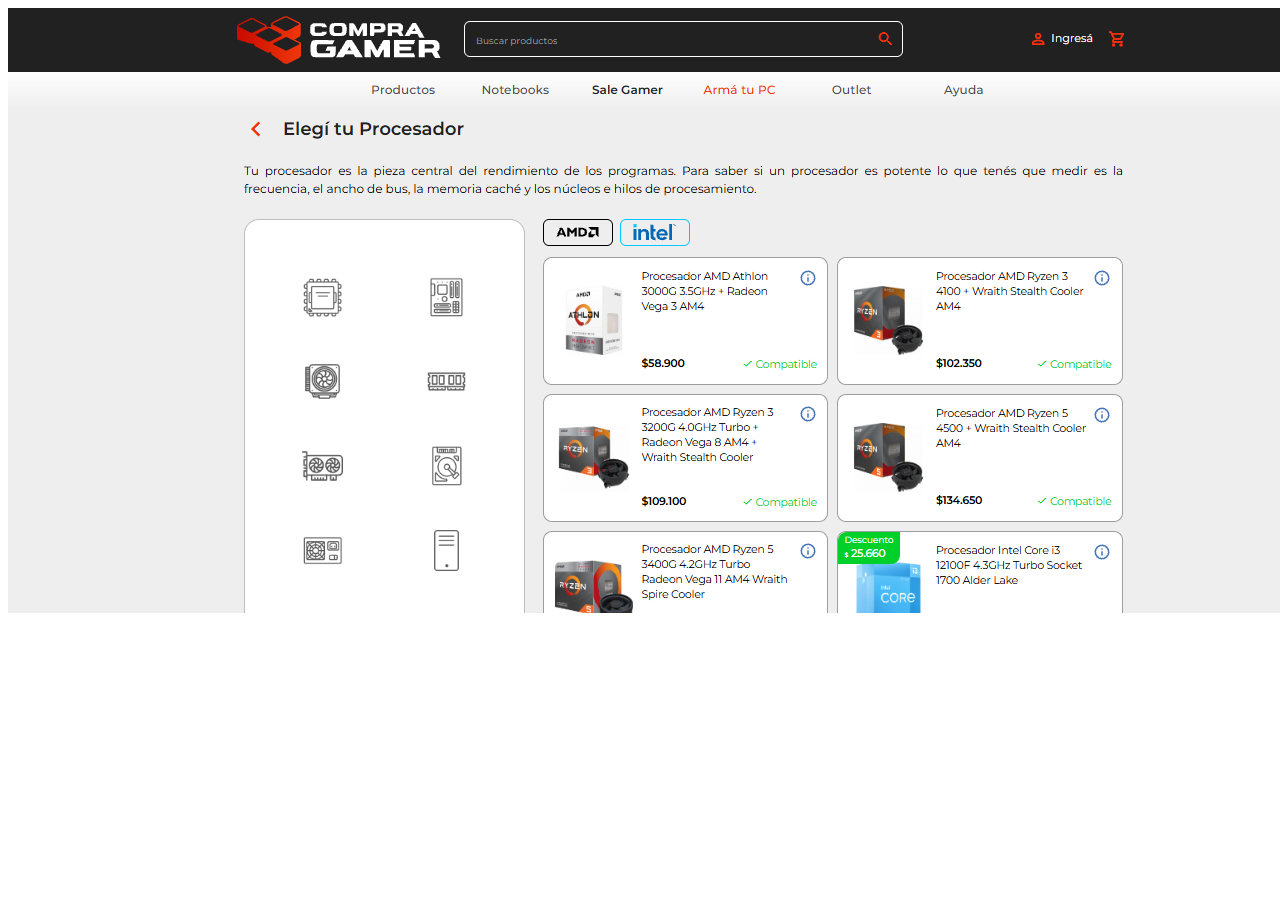
<file: armatupc.html>
<!DOCTYPE html>
<html lang="en">
<head>
    <meta charset="UTF-8">
    <meta name="viewport" content="width=device-width, initial-scale=1.0">
    <title>COMPRA GAMER</title>
</head>
<body>
    
    <div class="armatupc">
        <img src="armatupc.png" alt="arma tu pc">
    </div> 
    
</body>
</html>
</file>
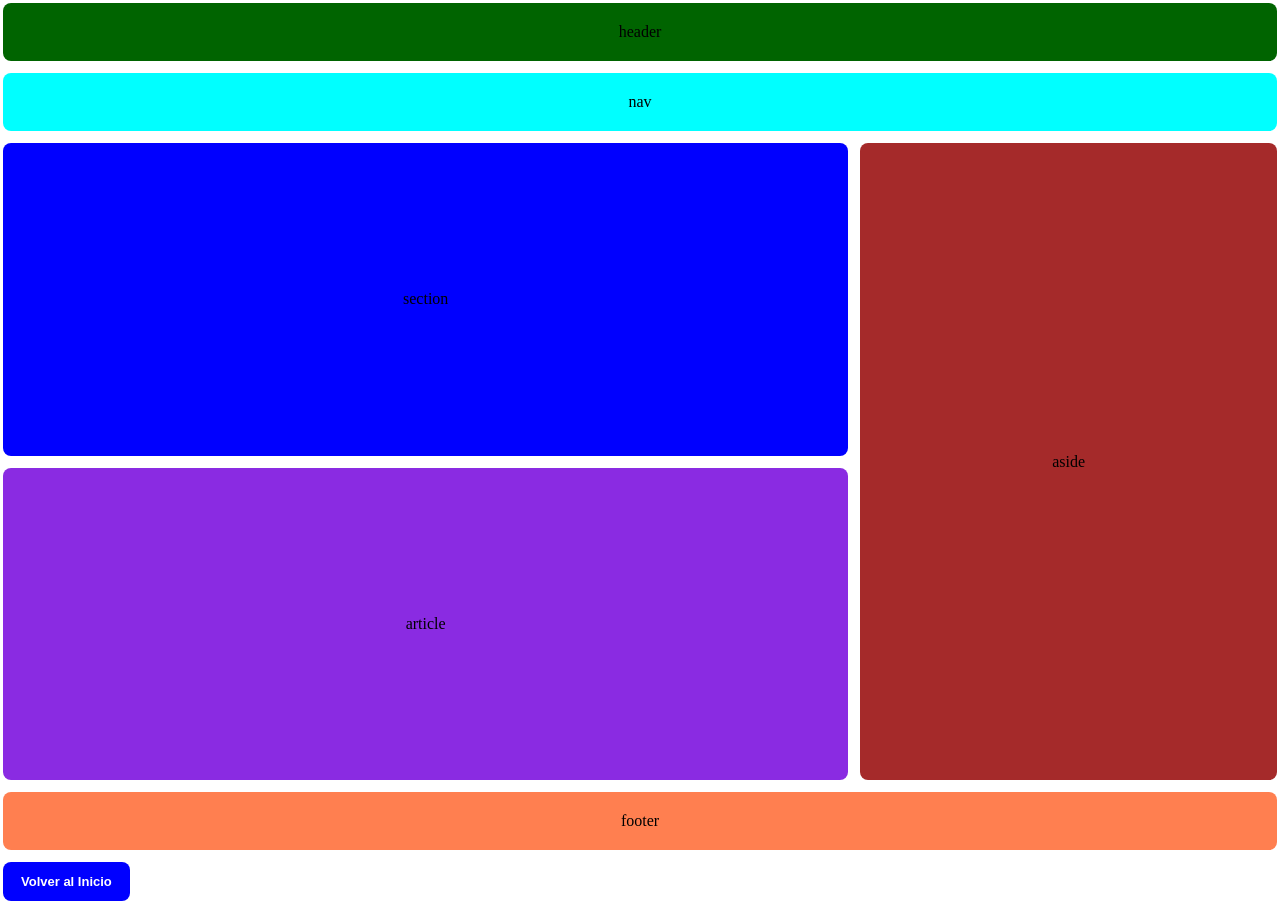
<file: pagina.html>
<!DOCTYPE html>
<html lang="en">
<head>
    <meta charset="UTF-8">
    <meta name="viewport" content="width=device-width, initial-scale=1.0">
    <title>Document</title>
    <link rel="stylesheet" href="pagina.css">
</head>
<body>
    <header>header</header>
    <nav>nav</nav>
    <section>section</section>
    <article>article</article>
    <aside>aside</aside>
    <footer>footer</footer>
    <a href="../index.html" class="btn"><button>Volver al Inicio</button></a>
    
</body>
</html>
</file>
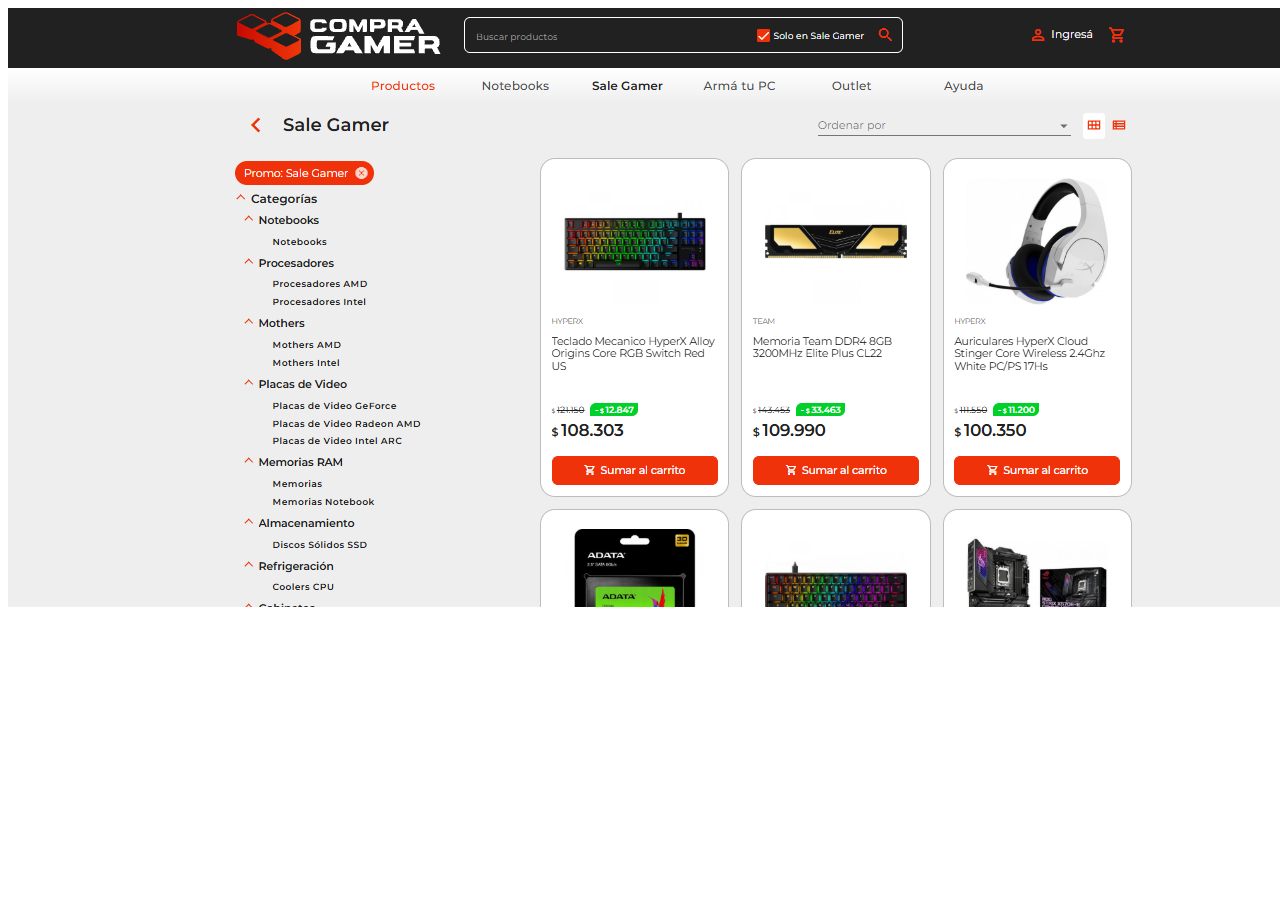
<file: salagamer.html>
<!DOCTYPE html>
<html lang="en">
<head>
    <meta charset="UTF-8">
    <meta name="viewport" content="width=device-width, initial-scale=1.0">
    <title>COMPRA GAMER</title>
</head>
<body>
    <div class="salagamer">
        <img src="salagamer.png" alt="sala gamer">
    </div>
    
</body>
</html>
</file>
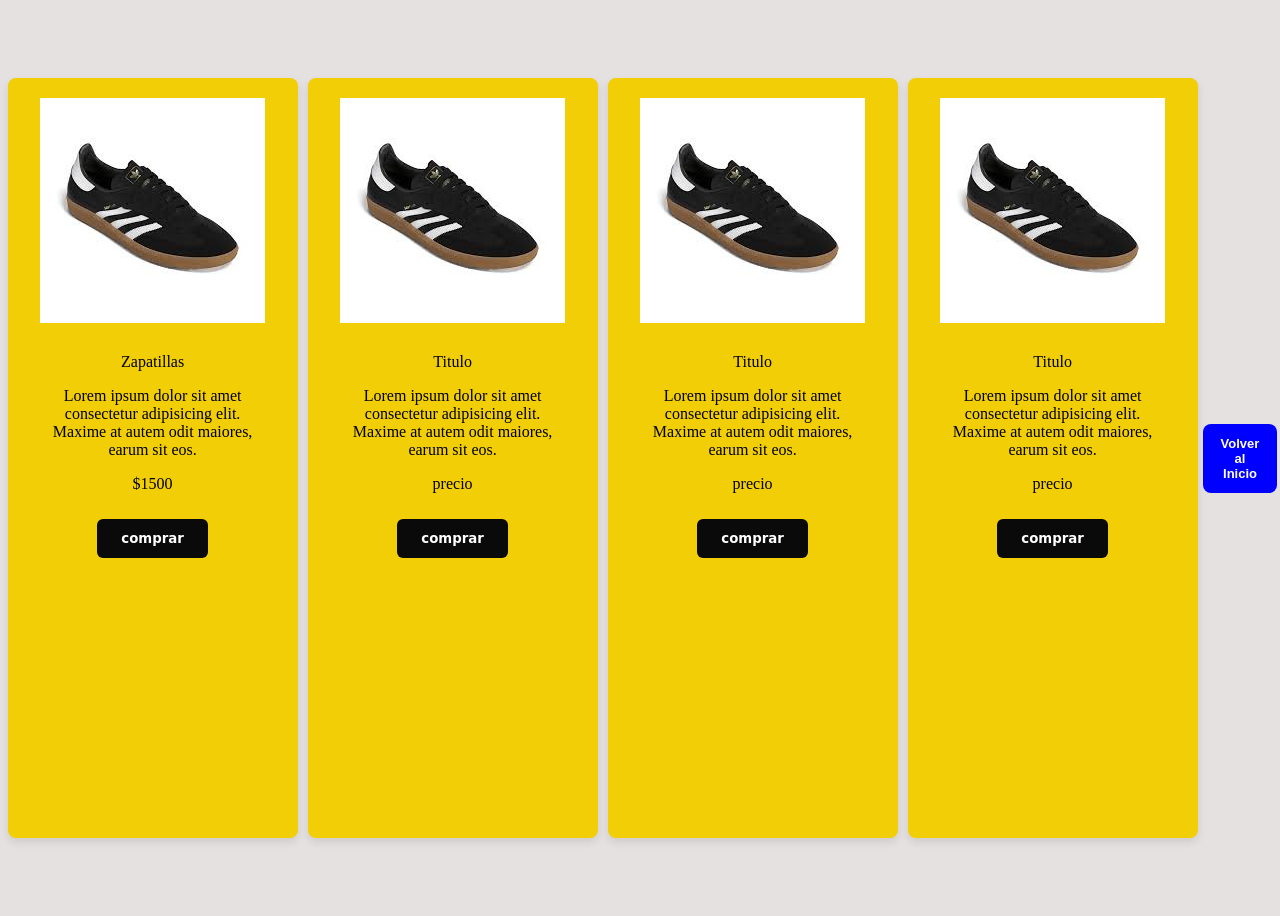
<file: tarea.html>
<!DOCTYPE html>
<html lang="en">
<head>
    <meta charset="UTF-8">
    <meta name="viewport" content="width=device-width, initial-scale=1.0">
    <link rel="stylesheet" href="tarea.css">
    <title>Document</title>
</head>
<body>
    <section class="contenedor">
        <div class="box">
            <div class="imagen">
                <img src="zapatillas.jpg" alt="">
                <div class="info">
                    <p>Zapatillas</p>
                    <p>Lorem ipsum dolor sit amet consectetur adipisicing elit. 
                        Maxime at autem odit maiores, earum sit eos. 
                    </p>
                    <p>$1500</p>
                </div>
                <div>
                    <button class="btn-inicio">comprar</button>
                </div>
            </div>
        </div>
         <div class="box">
            <div class="imagen">
                <img src="zapatillas.jpg" alt="">
                <div class="info">
                    <p>Titulo</p>
                    <p>Lorem ipsum dolor sit amet consectetur adipisicing elit. 
                        Maxime at autem odit maiores, earum sit eos. 
                    </p>
                    <p>precio</p>
                </div>
                <div>
                    <button class="btn-inicio">comprar</button>
                </div>
            </div>
        </div>
         <div class="box">
            <div class="imagen">
                <img src="zapatillas.jpg" alt="">
                <div class="info">
                    <p>Titulo</p>
                    <p>Lorem ipsum dolor sit amet consectetur adipisicing elit. 
                        Maxime at autem odit maiores, earum sit eos. 
                    </p>
                    <p>precio</p>
                </div>
                <div>
                    <button class="btn-inicio">comprar</button>
                </div>
            </div>
        </div>
         <div class="box">
            <div class="imagen">
                <img src="zapatillas.jpg" alt="">
                <div class="info">
                    <p>Titulo</p>
                    <p>Lorem ipsum dolor sit amet consectetur adipisicing elit. 
                        Maxime at autem odit maiores, earum sit eos. 
                    </p>
                    <p>precio</p>
                </div>
                <div>
                    <button class="btn-inicio">comprar</button>
                </div>
            </div>
        </div>

    </section>

    <a href="../index.html" class="btn"><button>Volver al Inicio</button></a>
    

</body>
</html>
</file>
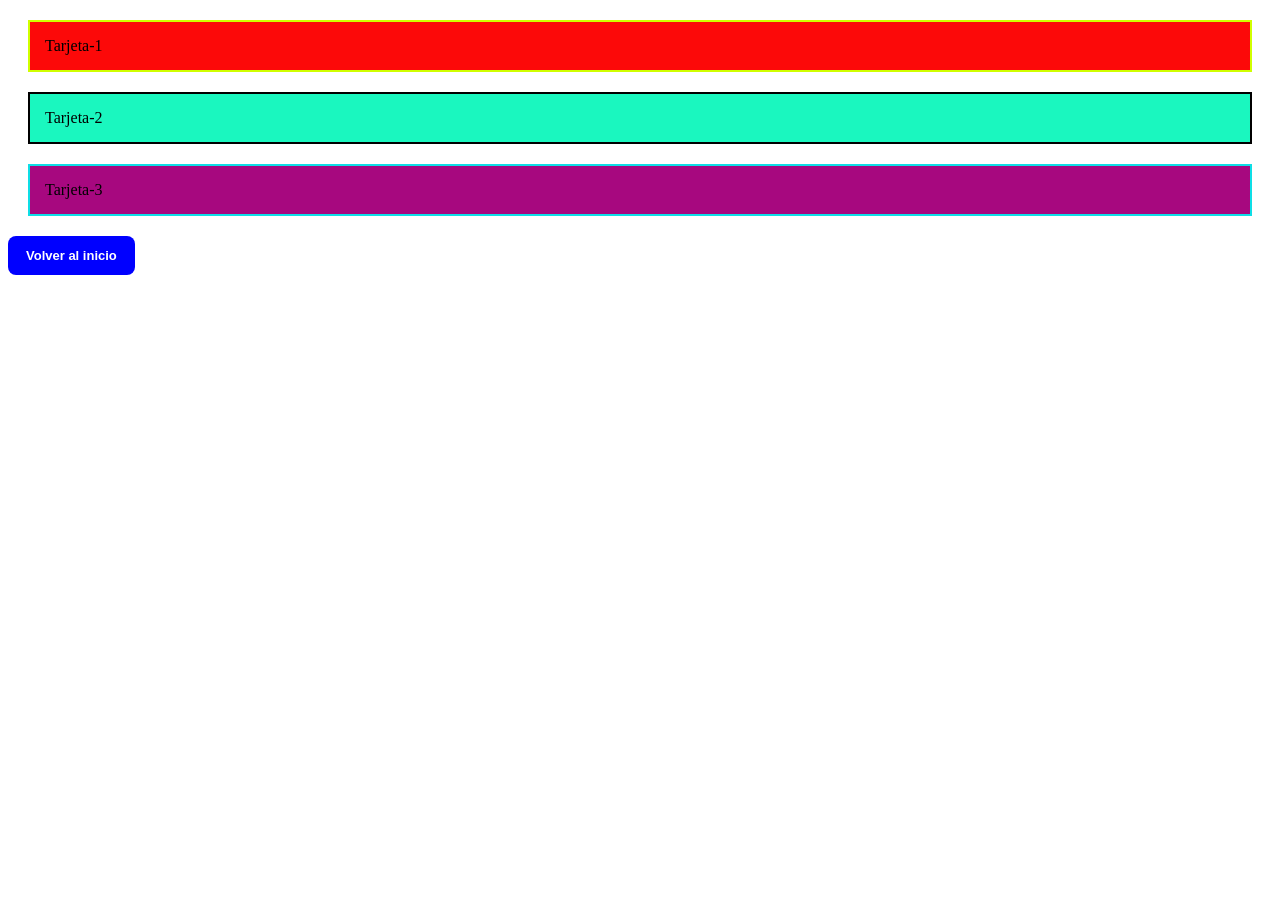
<file: tarjetas.html>
<!DOCTYPE html>
<html lang="en">
<head>
    <meta charset="UTF-8">
    <meta name="viewport" content="width=device-width, initial-scale=1.0">
    <link rel="stylesheet" href="styloo.css">
    <title>Tarjetas</title>
</head>
<body>

<div class="Tarjeta-1">Tarjeta-1</div>

<div class="Tarjeta-2">Tarjeta-2</div>

<div class="Tarjeta-3">Tarjeta-3</div>

<a href="../index.html" class="btn"><button>Volver al inicio</button></a>



    
</body>
</html>
</file>
<file: pagina.css>
*{
    margin: 1px;
    padding: 0;
    box-sizing: border-box;
}
body{
    min-height: 100vh;
    display: grid;
    grid-template-columns: repeat(2, 1fr) minmax(180px, 1fr);
    column-gap: 10px;
    grid-template-rows: auto auto 1fr 1fr auto;
    row-gap: 10px;
    grid-template-areas: 
    "heade heade heade"
    "nav nav nav"
    "section section aside"
    "article article aside"
    "footer footer footer"
    ;
}
header{
    padding: 20px;
    border-radius: 8px; 
    display: flex;
    align-items: center;
    justify-content: center;
    background-color: darkgreen;
    grid-area: heade;

}
nav{
    padding: 20px;
    border-radius: 8px; 
    display: flex;
    align-items: center;
    justify-content: center;
    background-color: aqua;
    grid-area: nav;
}
section{
    padding: 20px;
    border-radius: 8px; 
    display: flex;
    align-items: center;
    justify-content: center;
    background-color: blue;
    grid-area: section;
}
article{
    padding: 20px;
    border-radius: 8px; 
    display: flex;
    align-items: center;
    justify-content: center;
    background-color: blueviolet;
    grid-area: article;
}
aside{
    padding: 20px;
    border-radius: 8px; 
    display: flex;
    align-items: center;
    justify-content: center;
    background-color: brown;
    grid-area: aside;
}
footer{
    padding: 20px;
    border-radius: 8px; 
    display: flex;
    align-items: center;
    justify-content: center;
    background-color: coral;
    grid-area: footer;

}
.btn {
    display: flex;
    align-items: center;
}
a{
  text-decoration: none;
}
.btn button {
    
    background-color: blue;
    border: none;
    color: white;
    border-radius: 8px;

    padding: 12px 18px;
    margin: 0;

    font-size: 13px;
    font-weight: bold;
    cursor: pointer;
}
</file>
<file: tarea.css>
.contenedor{
    display: flex;
    align-items: center;
    height: 100vh;
    margin: 0;
    
    
    
    
}
body{
    background-color: rgb(230, 225, 225);
    display: flex;
    justify-content: center;
    
}
.box{
    
    background-color: rgb(241, 206, 5);
    border-radius: 8px;
    box-shadow: 0 4px 8px rgba(0, 0, 0, 0.1);
    padding: 20px;
    margin: 5px;
    text-align: center;
    flex-direction: column;
    width: 250px;
    height: 80%;
    


    
}

.img{
    width: 100%;
    height: 100%;
    background-size: cover;

}
.info{
    padding: 10px;
}
.btn-inicio {
    padding: 12px 24px;
    background-color: #0a0a0a;
    color: #ffffff;
    border: none;             
    border-radius: 6px;
    font-weight: bold;
    font-family: system-ui, sans-serif;
    cursor: pointer;          
    transition: background-color 0.3s ease;
}

.btn-inicio:hover {
    background-color: #181c22;
}
.btn {
    display: flex;
    align-items: center;
}
a{
  text-decoration: none;
}
.btn button {
    
    background-color: blue;
    border: none;
    color: white;
    border-radius: 8px;

    padding: 12px 18px;
    margin: 0;

    font-size: 13px;
    font-weight: bold;
    cursor: pointer;
}
</file>
<file: styloo.css>
.Tarjeta-1{
    background-color: #fc0909;
    border: 2px solid rgb(208, 255, 0);
    padding: 15px;
    margin: 20px;

}
.Tarjeta-2{
    background-color: #1af7bf;
    border: 2px solid black;
    padding: 15px;
    margin: 20px;

}
.Tarjeta-3{
    background-color: #a7087f;
    border: 2px solid rgb(14, 222, 230);
    padding: 15px;
    margin: 20px;

}

.btn {
    display: flex;
    align-items: center;
}
a{
  text-decoration: none;
}
.btn button {
    
    background-color: blue;
    border: none;
    color: white;
    border-radius: 8px;

    padding: 12px 18px;
    margin: 0;

    font-size: 13px;
    font-weight: bold;
    cursor: pointer;
}
</file>
